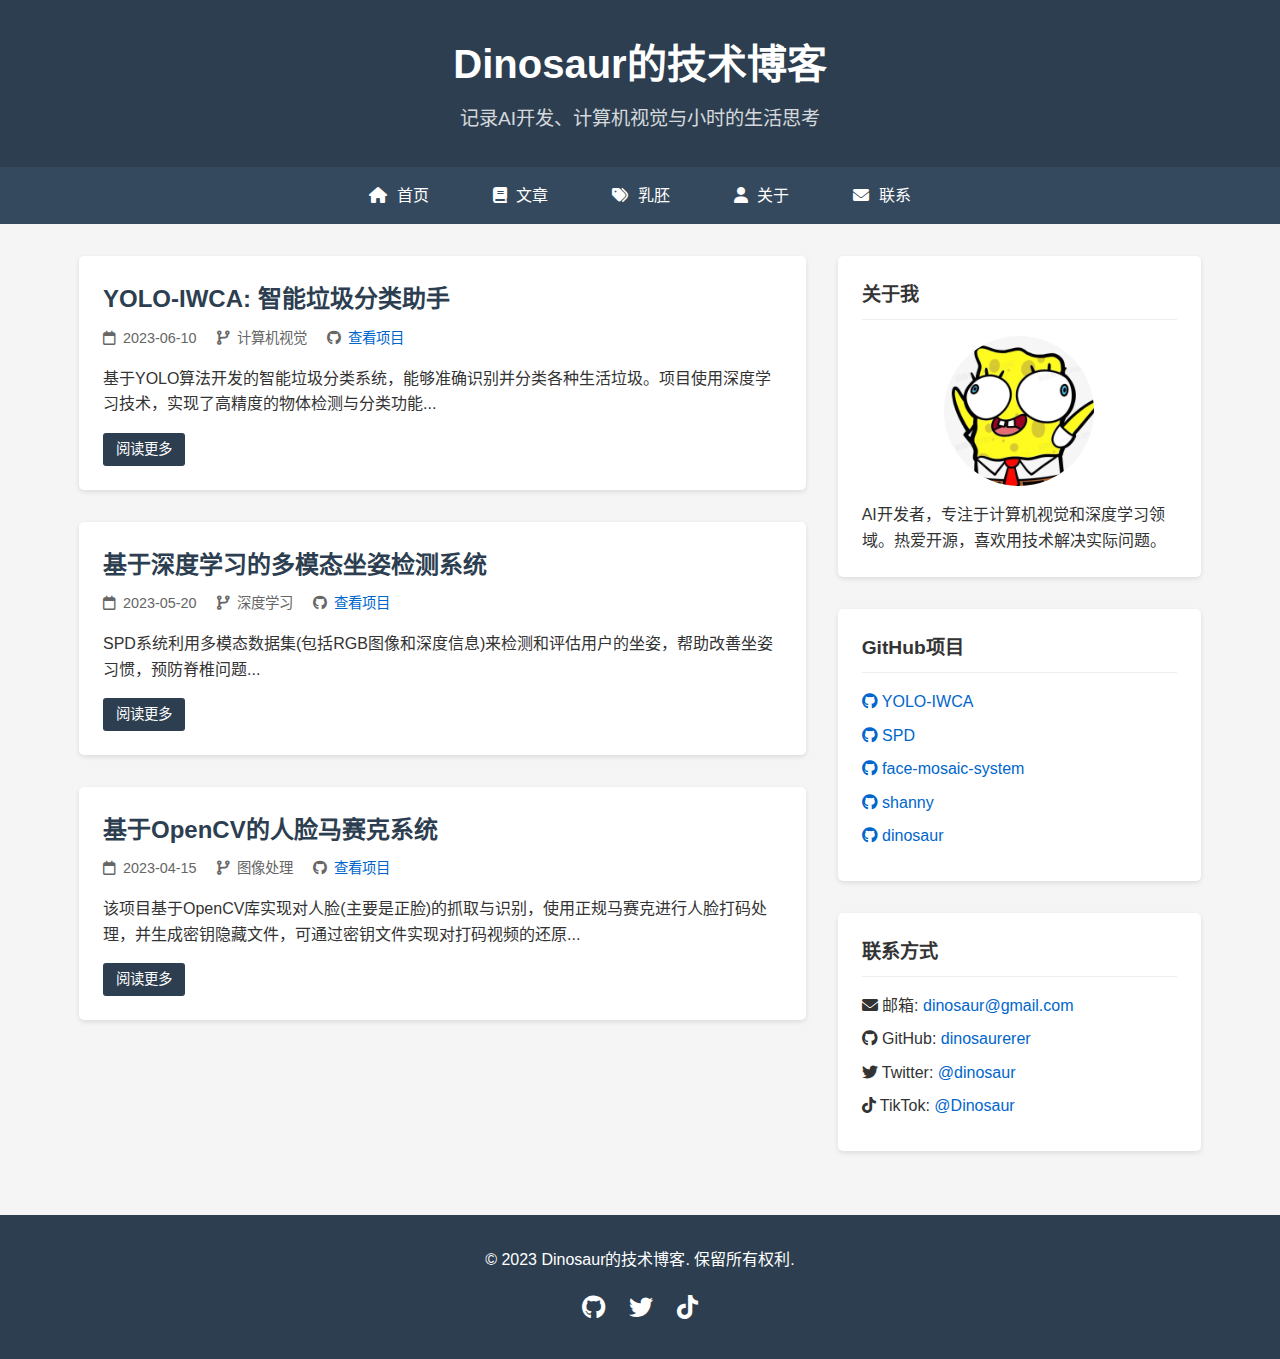
<file: index - 副本.html>
<!DOCTYPE html>
<html lang="zh-CN">
<head>
    <meta charset="UTF-8">
    <meta name="viewport" content="width=device-width, initial-scale=1.0">
    <title>Dinosaur的技术博客</title>
    <link rel="stylesheet" href="style.css">
    <link rel="stylesheet" href="https://cdnjs.cloudflare.com/ajax/libs/font-awesome/6.0.0-beta3/css/all.min.css">
</head>
<body>
    <header>
        <div class="container">
            <h1>Dinosaur的技术博客</h1>
            <p>记录AI开发、计算机视觉与小时的生活思考</p>
        </div>
    </header>
    
    <nav>
        <div class="container">
            <ul>
                <li><a href="index.html"><i class="fas fa-home"></i> 首页</a></li>
                <li><a href="articles.html"><i class="fas fa-book"></i> 文章</a></li>
                <li><a href="peizi.html"><i class="fas fa-tags"></i> 乳胚</a></li>
                <li><a href="#about"><i class="fas fa-user"></i> 关于</a></li>
                <li><a href="#contact"><i class="fas fa-envelope"></i> 联系</a></li>
            </ul>
        </div>
    </nav>
    
    <div class="container main-content">
        <main>
            <article>
                <h2><a href="articles/article1.html">YOLO-IWCA: 智能垃圾分类助手</a></h2>
                <div class="meta">
                    <span><i class="far fa-calendar"></i> 2023-06-10</span>
                    <span><i class="fas fa-code-branch"></i> 计算机视觉</span>
                    <span><i class="fab fa-github"></i> <a href="https://github.com/dinosaurerer/YOLO-IWCA" target="_blank">查看项目</a></span>
                </div>
                <p>基于YOLO算法开发的智能垃圾分类系统，能够准确识别并分类各种生活垃圾。项目使用深度学习技术，实现了高精度的物体检测与分类功能...</p>
                <a href="articles/article1.html" class="read-more">阅读更多</a>
            </article>
            
            <article>
                <h2><a href="articles/article2.html">基于深度学习的多模态坐姿检测系统</a></h2>
                <div class="meta">
                    <span><i class="far fa-calendar"></i> 2023-05-20</span>
                    <span><i class="fas fa-code-branch"></i> 深度学习</span>
                    <span><i class="fab fa-github"></i> <a href="https://github.com/dinosaurerer/SPD" target="_blank">查看项目</a></span>
                </div>
                <p>SPD系统利用多模态数据集(包括RGB图像和深度信息)来检测和评估用户的坐姿，帮助改善坐姿习惯，预防脊椎问题...</p>
                <a href="articles/article2.html" class="read-more">阅读更多</a>
            </article>

            <article>
                <h2><a href="articles/article3.html">基于OpenCV的人脸马赛克系统</a></h2>
                <div class="meta">
                    <span><i class="far fa-calendar"></i> 2023-04-15</span>
                    <span><i class="fas fa-code-branch"></i> 图像处理</span>
                    <span><i class="fab fa-github"></i> <a href="https://github.com/dinosaurerer/face-mosaic-system" target="_blank">查看项目</a></span>
                </div>
                <p>该项目基于OpenCV库实现对人脸(主要是正脸)的抓取与识别，使用正规马赛克进行人脸打码处理，并生成密钥隐藏文件，可通过密钥文件实现对打码视频的还原...</p>
                <a href="articles/article3.html" class="read-more">阅读更多</a>
            </article>
        </main>
        
        <aside>
            <div id="about" class="widget">
                <h3>关于我</h3>
                <img src="/assets/hmbb.jpg" alt="头像" class="avatar">
                <p>AI开发者，专注于计算机视觉和深度学习领域。热爱开源，喜欢用技术解决实际问题。</p>
            </div>
            
            <div class="widget">
                <h3>GitHub项目</h3>
                <ul>
                    <li><a href="projects/yolo-iwca.html"><i class="fab fa-github"></i> YOLO-IWCA</a></li>
                    <li><a href="projects/spd.html"><i class="fab fa-github"></i> SPD</a></li>
                    <li><a href="projects/face-mosaic.html"><i class="fab fa-github"></i> face-mosaic-system</a></li>
                    <li><a href="projects/shanny.html"><i class="fab fa-github"></i> shanny</a></li>
                    <li><a href="projects/blog.html"><i class="fab fa-github"></i> dinosaur</a></li>
                </ul>
            </div>
            
            <div id="contact" class="widget contact-widget">
                 <h3>联系方式</h3>
                <ul>
                    <li><i class="fas fa-envelope"></i> 邮箱: <a href="mailto:konglongxiao723@gmail.com">dinosaur@gmail.com</a></li>
                    <li><i class="fab fa-github"></i> GitHub: <a href="https://github.com/dinosaurerer" target="_blank">dinosaurerer</a></li>
                    <li><i class="fab fa-twitter"></i> Twitter: <a href="https://x.com/yuxinzhang0107" target="_blank">@dinosaur</a></li>
                    <li><i class="fab fa-tiktok"></i> TikTok: <a href="https://monojson.com/s/SD2Sr" target="_blank">@Dinosaur</a></li>
                </ul>
            </div>
        </aside>
    </div>
    
    <footer>
        <div class="container">
            <p>&copy; 2023 Dinosaur的技术博客. 保留所有权利.</p>
            <div class="social-links">
                <a href="https://github.com/dinosaurerer" target="_blank"><i class="fab fa-github"></i></a>
                <a href="https://x.com/yuxinzhang0107" target="_blank"><i class="fab fa-twitter"></i></a>
                <a href="https://monojson.com/s/SD2Sr" target="_blank"><i class="fab fa-tiktok"></i></a>
            </div>
        </div>
    </footer>
</body>
</html>
</file>
<file: style.css>
/* 全局样式 */
* {
    margin: 0;
    padding: 0;
    box-sizing: border-box;
}

body {
    font-family: 'Segoe UI', Tahoma, Geneva, Verdana, sans-serif;
    line-height: 1.6;
    color: #333;
    background-color: #f5f5f5;
}

a {
    text-decoration: none;
    color: #0066cc;
}

a:hover {
    color: #004499;
}

.container {
    width: 90%;
    max-width: 1200px;
    margin: 0 auto;
    padding: 0 15px;
}

/* 头部样式 */
header {
    background-color: #2c3e50;
    color: white;
    padding: 2rem 0;
    text-align: center;
}

header h1 {
    font-size: 2.5rem;
    margin-bottom: 0.5rem;
}

header p {
    font-size: 1.2rem;
    opacity: 0.8;
}

/* 导航栏样式 */
nav {
    background-color: #34495e;
    padding: 1rem 0;
}

nav ul {
    display: flex;
    list-style: none;
    justify-content: center;
}

nav li {
    margin: 0 1rem;
}

nav a {
    color: white;
    font-weight: 500;
    padding: 0.5rem 1rem;
    border-radius: 4px;
    transition: background-color 0.3s;
}

nav a:hover {
    background-color: #2c3e50;
}

nav i {
    margin-right: 5px;
}

/* 主要内容区样式 */
.main-content {
    display: flex;
    margin: 2rem auto;
    gap: 2rem;
}

main {
    flex: 2;
}

aside {
    flex: 1;
}

/* 文章样式 */
article {
    background: white;
    padding: 1.5rem;
    margin-bottom: 2rem;
    border-radius: 5px;
    box-shadow: 0 2px 5px rgba(0,0,0,0.1);
}

article h2 {
    margin-bottom: 0.5rem;
    font-size: 1.5rem;
}

article h2 a {
    color: #2c3e50;
}

article h2 a:hover {
    color: #0066cc;
}

.meta {
    font-size: 0.9rem;
    color: #666;
    margin-bottom: 1rem;
}

.meta span {
    margin-right: 1rem;
}

.meta i {
    margin-right: 3px;
}

.read-more {
    display: inline-block;
    margin-top: 1rem;
    padding: 0.3rem 0.8rem;
    background: #2c3e50;
    color: white;
    border-radius: 3px;
    font-size: 0.9rem;
}

.read-more:hover {
    background: #34495e;
    color: white;
}

/* 侧边栏样式 */
.widget {
    background: white;
    padding: 1.5rem;
    margin-bottom: 2rem;
    border-radius: 5px;
    box-shadow: 0 2px 5px rgba(0,0,0,0.1);
}

.widget h3 {
    margin-bottom: 1rem;
    padding-bottom: 0.5rem;
    border-bottom: 1px solid #eee;
    font-size: 1.2rem;
}

.widget ul {
    list-style: none;
}

.widget li {
    margin-bottom: 0.5rem;
}

.widget a:hover {
    text-decoration: underline;
}

.avatar {
    display: block;
    width: 150px;
    height: 150px;
    border-radius: 50%;
    margin: 0 auto 1rem;
    object-fit: cover;
}

/* 页脚样式 */
footer {
    background: #2c3e50;
    color: white;
    text-align: center;
    padding: 2rem 0;
    margin-top: 2rem;
}

.social-links {
    margin-top: 1rem;
}

.social-links a {
    color: white;
    margin: 0 10px;
    font-size: 1.5rem;
    transition: opacity 0.3s;
}

.social-links a:hover {
    opacity: 0.8;
}

/* 响应式设计 */
@media (max-width: 768px) {
    .main-content {
        flex-direction: column;
    }
    
    nav ul {
        flex-direction: column;
        align-items: center;
    }
    
    nav li {
        margin: 0.3rem 0;
    }
}
</file>
